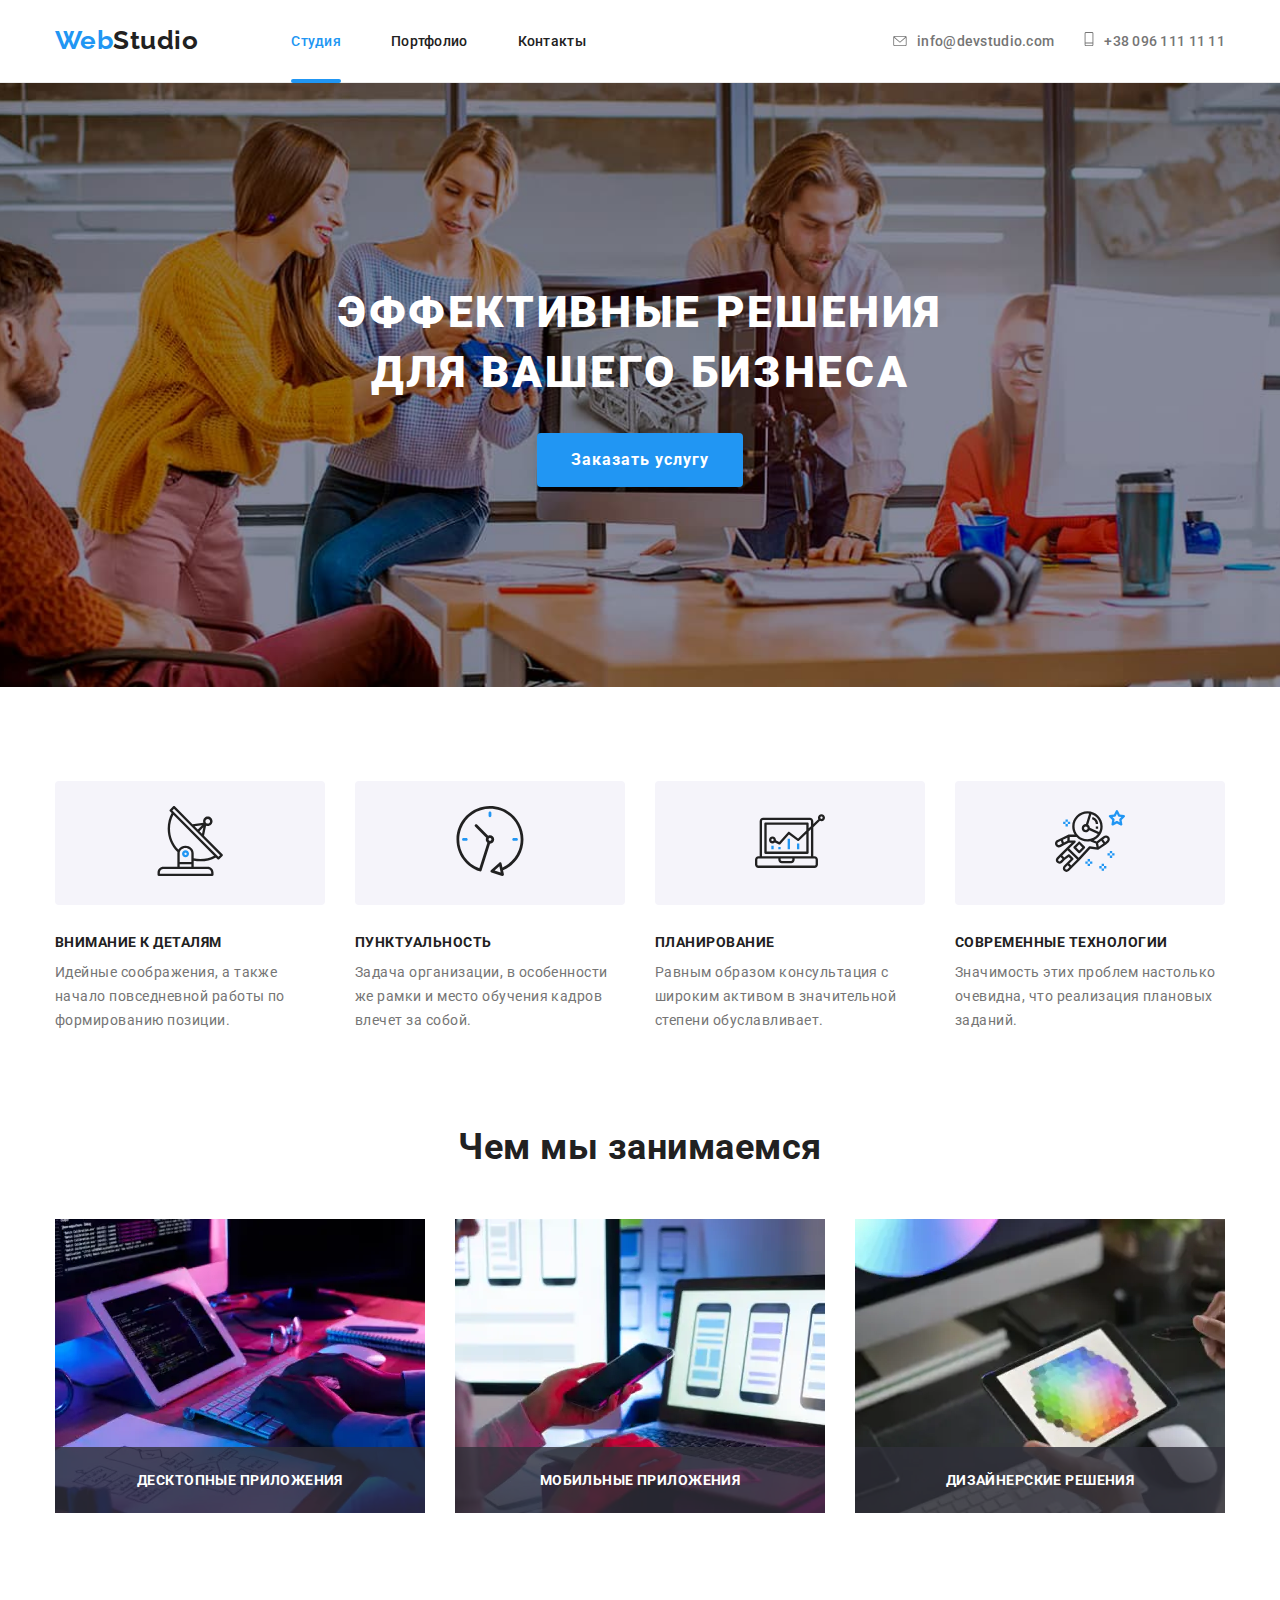
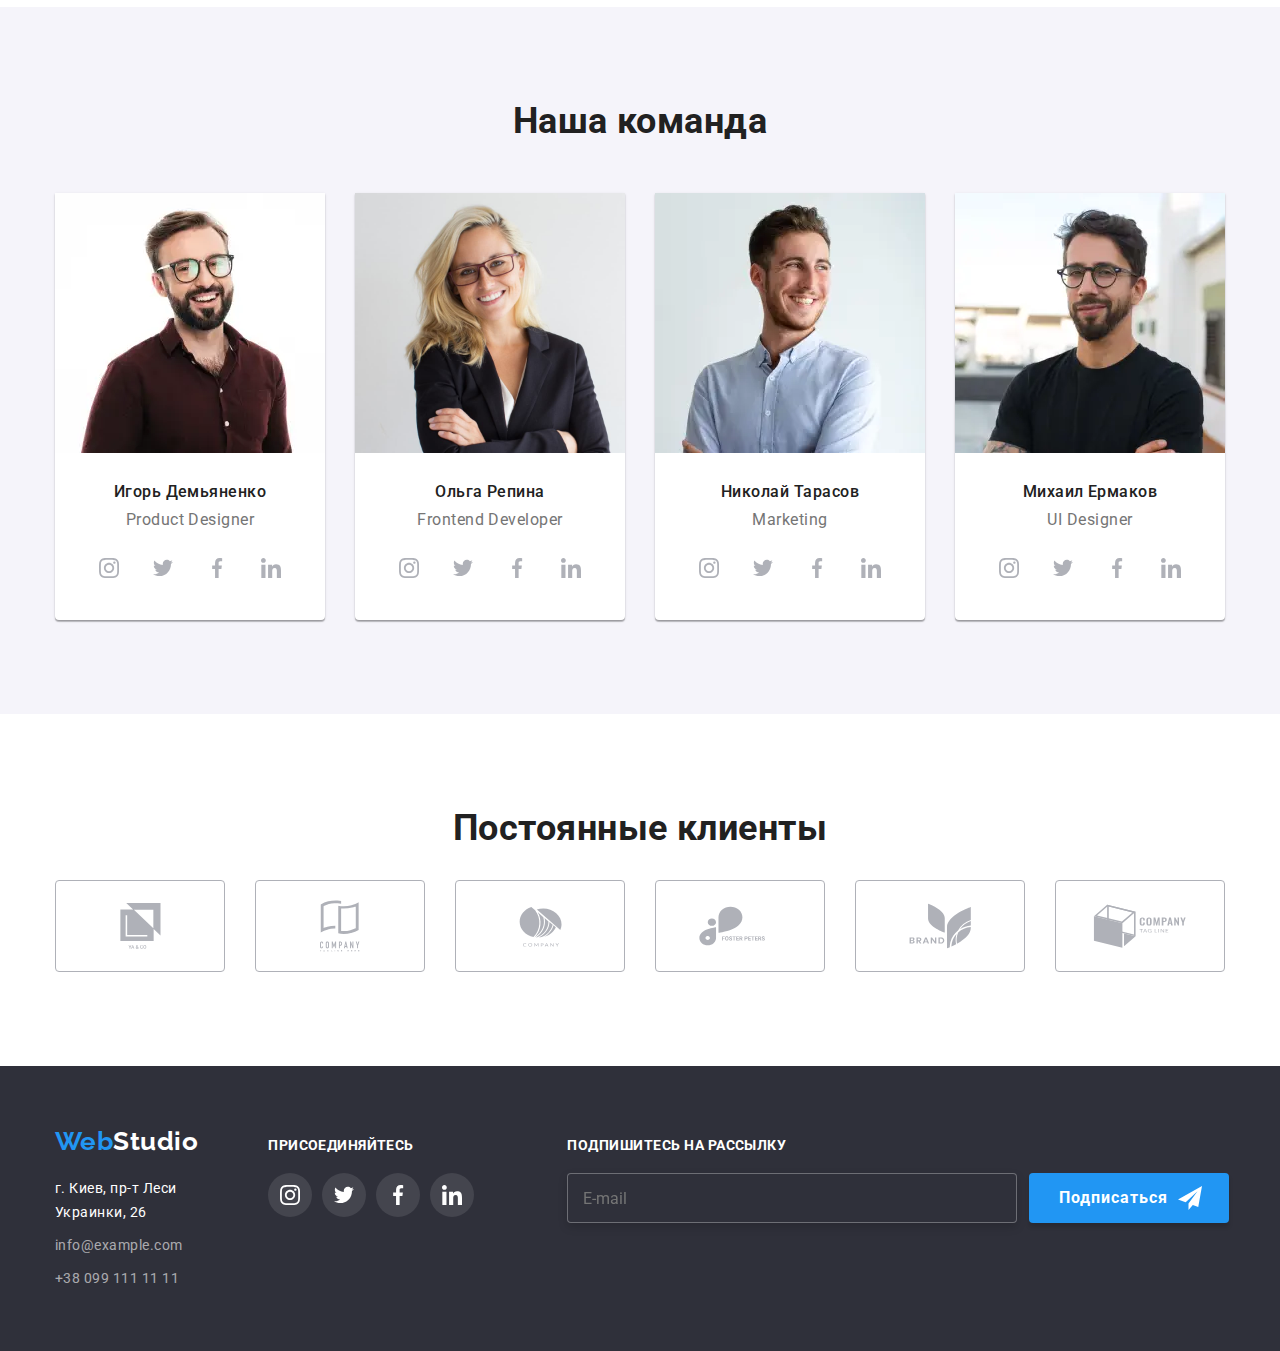
<file: index.html>
<!DOCTYPE html>
<html lang="ru">

<head>
    <meta charset="UTF-8">
    <meta http-equiv="X-UA-Compatible" content="IE=edge">
    <meta name="viewport" content="width=device-width, initial-scale=1.0">
    <title>Главнвя страница</title>
    <link rel="preconnect" href="https://fonts.gstatic.com">
    <link
        href="https://fonts.googleapis.com/css2?family=Raleway:wght@700&family=Roboto:wght@400;500;700;900&display=swap"
        rel="stylesheet">
    <link rel="stylesheet"
        href="https://cdnjs.cloudflare.com/ajax/libs/modern-normalize/1.0.0/modern-normalize.min.css">
    <!-- <link rel="stylesheet" href="./css/style.css"> -->
    <link rel="stylesheet" href="./css/main.min.css">
</head>

<body>
    <!--Шапка сайта-->
    <header class="header">
        <div class="header__section container">
            <a class="logo header__logo header__logo_dark" href="#"><span class="logo__logo-accent">Web</span>Studio</a>
            <nav class="menu-nav menu-nav_margin">
                <ul class="menu-nav__list list">
                    <li class="menu-nav__item">
                        <a class="menu-nav__link menu-nav__link_active" href="#">Студия</a>
                    </li>
                    <li class="menu-nav__item">
                        <a class="menu-nav__link" href="./portfolio.html">Портфолио</a>
                    </li>
                    <li class="menu-nav__item">
                        <a class="menu-nav__link" href="#">Контакты</a>
                    </li>
                </ul>
            </nav>
            <!--Кнопка мобильного меню-->
            <button type="button" class="header__mobile-menu-btn" data-menu-button>
                <svg class="header__mobile-menu-icon" width="40" height="40">
                    <use href="./images/symbol-defs.svg#burger-icon"></use>
                </svg>
            </button>
            <!--контакты-->
            <ul class="header__contact list">
                <li class="header__contact-item">
                    <a class="header__contact-link" href="mailto:info@devstudio.com">
                        <svg class="header__nav-icon header__nav-icon_margin header__nav-icon_mail">
                            <use href="./images/symbol-defs.svg#icon-email"></use>
                        </svg>info@devstudio.com</a>
                </li>
                <li class="header__contact-item header__contact-item_margin">
                    <a class="header__contact-link" href="tel:+380961111111">
                        <svg class="header__nav-icon header__nav-icon_margi header__nav-icon_tel">
                            <use href="./images/symbol-defs.svg#icon-phone"></use>
                        </svg>+38 096 111 11 11</a>
                </li>
            </ul>
            <!--Мобильное меню-->
            <div class="mobile-menu" data-menu>
                <div class="container mobile-menu__container">
                    <button type="button" class="mobile-menu__close-btn" data-menu-close>
                        <svg class="mobile-menu__close-icon" width="40" height="40">
                            <use href="./images/symbol-defs.svg#icon-close-btn"></use>
                        </svg>
                    </button>
                    <ul class="mobile-menu__nav list">
                        <li class="mobile-menu__nav-item">
                            <a class="mobile-menu__nav-link" href="#">Студия</a>
                        </li>
                        <li class="mobile-menu__nav-item">
                            <a class="mobile-menu__nav-link" href="./portfolio.html">Портфолио</a>
                        </li>
                        <li class="mobile-menu__nav-item">
                            <a class="mobile-menu__nav-link" href="#">Контакты</a>
                        </li>
                    </ul>
                    <ul class="mobile-menu__contact list">
                        <li class="mobile-menu__tel">
                            <a class="mobile-menu__tel-link" href="tel:+380961111111">+38 096 111 11 11</a>
                        </li>
                        <li class="mobile-menu__email">
                            <a class="mobile-menu__email-link" href="mailto:info@devstudio.com">info@devstudio.com</a>
                        </li>
                    </ul>
                    <ul class="mobile-menu__social-contact list">
                        <li class="mobile-menu__social-contact-item">
                            <a class="mobile-menu__social-contact-link" href="#">Instagram</a>
                        </li>
                        <li class="mobile-menu__social-contact-item">
                            <a class="mobile-menu__social-contact-link" href="#">Twitter</a>
                        </li>
                        <li class="mobile-menu__social-contact-item">
                            <a class="mobile-menu__social-contact-link" href="#">Facebook</a>
                        </li>
                        <li class="mobile-menu__social-contact-item">
                            <a class="mobile-menu__social-contact-link" href="#">LinkedIn</a>
                        </li>
                    </ul>
                </div>
            </div>
        </div>
    </header>
    <main>
        <!--Герой-->
        <section class="hero">
            <div class="hero__container container">
                <h1 class="hero__title">Эффективные решения <br> для вашего бизнеса</h1>
                <button class="hero__button" type="button" data-modal-open>Заказать услугу</button>
            </div>
        </section>
        <!-- Секция особенности -->
        <section class="features section">
            <!-- <h2>Н аши особенности</h2> -->
            <div class="features__container container">
                <ul class="features__list list">
                    <li class="features__item">
                        <div class="features__icon-bg">
                            <svg class="features__icon" width="70" height="70">
                                <use href="./images/symbol-defs.svg#icon-antenna"></use>
                            </svg>
                        </div>
                        <h3 class="features__title">Внимание к деталям</h3>
                        <p class="features__text">Идейные соображения, а также начало повседневной работы по
                            формированию позиции.</p>
                    </li>
                    <li class="features__item">
                        <div class="features__icon-bg">
                            <svg class="features__icon" width="70" height="70">
                                <use href="./images/symbol-defs.svg#icon-clock"></use>
                            </svg>
                        </div>
                        <h3 class="features__title">Пунктуальность</h3>
                        <p class="features__text">Задача организации, в особенности же рамки и место обучения кадров
                            влечет за собой.</p>
                    </li>
                    <li class="features__item">
                        <div class="features__icon-bg">
                            <svg class="features__icon" width="70" height="70">
                                <use href="./images/symbol-defs.svg#icon-diagram"></use>
                            </svg>
                        </div>
                        <h3 class="features__title">Планирование</h3>
                        <p class="features__text">Равным образом консультация с широким активом в значительной степени
                            обуславливает.</p>
                    </li>
                    <li class="features__item">
                        <div class="features__icon-bg">
                            <svg class="features__icon" width="70" height="70">
                                <use href="./images/symbol-defs.svg#icon-astronaut"></use>
                            </svg>
                        </div>
                        <h3 class="features__title">Современные технологии</h3>
                        <p class="features__text">Значимость этих проблем настолько очевидна, что реализация плановых
                            заданий.</p>
                    </li>
                </ul>
            </div>
        </section>
        <!--Секция чем мы занимаемся-->
        <section class="about section">
         <div class="about__container container"> 
            <h2 class="about__title about__title_margin">Чем мы занимаемся</h2>
            <ul class="about__list list">
                <li class="about__item">
                    <picture class="about-pictures">
                        <source srcset="./images/studio-page/about/about-descktop-1.webp 1x, ./images/studio-page/about/about-descktop-1@2x.webp 2x"
                         media="(min-width: 1200px)" type="image/webp">
                        <source
                            srcset="./images/studio-page/about/about-descktop-1.jpg 1x, ./images/studio-page/about/about-descktop-1@2x.jpg 2x"
                            media="(min-width: 1200px)">
                        <img src="./images/studio-page/about/box1(1).jpg" alt="website creation" width="370" height="294">
                    </picture>
                    <div class="about__box">
                        <p class="about__text">Десктопные приложения</p>
                    </div>
                </li>
                <li class="about__item">
                    <picture class="about-pictures">
                        <source
                            srcset="./images/studio-page/about/about-descktop-2.webp 1x, ./images/studio-page/about/about-descktop-2@2x.webp 2x"
                            media="(min-width: 1200px)" type="image/webp">
                        <source
                            srcset="./images/studio-page/about/about-descktop-2.jpg 1x, ./images/studio-page/about/about-descktop-2@2x.jpg 2x"
                            media="(min-width: 1200px)">
                        <img src="./images/studio-page/about/box2(1).jpg" alt="adaptive layout" width="370" height="294">
                    </picture>     
                    <div class="about__box">
                        <p class="about__text">Мобильные приложения</p>
                    </div>
                </li>
                <li class="about__item">
                    <picture class="about-pictures">
                        <source
                            srcset="./images/studio-page/about/about-descktop-3.webp 1x, ./images/studio-page/about/about-descktop-3@2x.webp 2x"
                            media="(min-width: 1200px)" type="image/webp">
                        <source
                            srcset="./images/studio-page/about/about-descktop-3.jpg 1x, ./images/studio-page/about/about-descktop-3@2x.jpg 2x"
                            media="(min-width: 1200px)">
                        <img src="./images/studio-page/about/box3(1).jpg" alt="color palette on tablet" width="370" height="294">       
                    </picture>
                    <div class="about__box">
                        <p class="about__text">Дизайнерские решения</p>
                    </div>
                </li>
            </ul>
         </div>
      </section>
        <!--Секция наша команда-->
        <section class="team section">
          <div class="team__container container">
            <h2 class="team__title">Наша команда</h2>
            <ul class="team__list list">
                <li class="team__item">
                    <picture>
                        <source
                            srcset="./images/studio-page/team/descktop/descktop-team-1.webp 1x, ./images/studio-page/team/descktop/descktop-team-1@2x.webp 2x"
                            media="(min-width: 1200px)" type="image/webp">
                        <source
                            srcset="./images/studio-page/team/descktop/descktop-team-1.jpg 1x, ./images/studio-page/team/descktop/descktop-team-1@2x.jpg 2x"
                            media="(min-width: 1200px)">
                        <source
                            srcset="./images/studio-page/team/tablet/tablet-team-1.webp 1x, ./images/studio-page/team/tablet/tablet-team-1@2x.webp 2x"
                            media="(min-width: 768px)" type="image/webp">
                        <source
                           srcset="./images/studio-page/team/tablet/tablet-team-1.jpg 1x, ./images/studio-page/team/tablet/tablet-team-1@2x.jpg 2x"
                            media="(min-width: 768px)">
                        <source srcset="./images/studio-page/team/mobile/mob-team-1.webp 1x, ./images/studio-page/team/mobile/mob-team-1@2x.webp 2x"
                         media="(max-width: 767px)" type="image/webp">
                        <source srcset="./images/studio-page/team/mobile/mob-team-1.jpg 1x, ./images/studio-page/team/mobile/mob-team-1@2x.jpg 2x"
                            media="(max-width: 767px)">
                        <img class="team__picture" src="./images/studio-page/team/Igor-Demyanenko.jpg" alt="Photo of a member of the WebStudio team Igor Demyanenko">
                    </picture>
                        <div class="team__info" >
                            <h3 class="team__name">Игорь Демьяненко</h3>
                            <p class="team__text" lang="en">Product Designer</p>
                            <ul class="social-links list">
                                <li class="social-links__item">
                                    <a class="social-links__link link" href="#">
                                        <svg class="social-links__icon" width="20" height="20">
                                            <use href="./images/symbol-defs.svg#icon-instagram"></use>
                                        </svg>
                                    </a>
                                </li>
                                <li class="social-links__item">
                                    <a class="social-links__link link" href="#">
                                        <svg class="social-links__icon" width="20" height="20">
                                            <use href="./images/symbol-defs.svg#icon-twitter"></use>
                                        </svg>
                                    </a> 
                                </li>
                                <li class="social-links__item">
                                    <a class="social-links__link link" href="#">
                                        <svg class="social-links__icon" width="20" height="20">
                                            <use href="./images/symbol-defs.svg#icon-facebook"></use>
                                        </svg>
                                    </a>
                                </li>
                                <li class="social-links__item">
                                    <a class="social-links__link link" href="#">
                                        <svg class="social-links__icon" width="20" height="20">
                                            <use href="./images/symbol-defs.svg#icon-linkedin"></use>
                                        </svg>
                                    </a>   
                                </li>
                            </ul>
                        </div>       
                <li class="team__item">
                    <picture">
                        <source
                            srcset="./images/studio-page/team/descktop/descktop-team-2.webp 1x, ./images/studio-page/team/descktop/descktop-team-2@2x.webp 2x"
                            media="(min-width: 1200px)" type="image/webp">
                        <source
                            srcset="./images/studio-page/team/descktop/descktop-team-2.jpg 1x, ./images/studio-page/team/descktop/descktop-team-2@2x.jpg 2x"
                            media="(min-width: 1200px)">
                        <source
                            srcset="./images/studio-page/team/tablet/tablet-team-2.webp 1x, ./images/studio-page/team/tablet/tablet-team-2@2x.webp 2x"
                            media="(min-width: 768px)" type="image/webp">
                        <source
                            srcset="./images/studio-page/team/tablet/tablet-team-2.jpg 1x, ./images/studio-page/team/tablet/tablet-team-2@2x.jpg 2x"
                            media="(min-width: 768px)">
                        <source
                            srcset="./images/studio-page/team/mobile/mob-team-2.webp 1x, ./images/studio-page/team/mobile/mob-team-2@2x.webp 2x"
                            media="(max-width: 767px)" type="image/webp">
                        <source
                            srcset="./images/studio-page/team/mobile/mob-team-2.jpg 1x, ./images/studio-page/team/mobile/mob-team-2@2x.jpg 2x"
                            media="(max-width: 767px)">
                            <img class="team__picture" src="./images/studio-page/team/Olga-Repina.jpg" alt="Photo of a member of the WebStudio team Olga Repina">
                    </picture>  
                        <div class="team__info">
                            <h3 class="team__name">Ольга Репина</h3>
                            <p class="team__text" lang="en">Frontend Developer</p>
                            <ul class="social-links list">
                                <li class="social-links__item">
                                    <a class="social-links__link link" href="#">
                                        <svg class="social-links__icon" width="20" height="20">
                                            <use href="./images/symbol-defs.svg#icon-instagram"></use>
                                        </svg>
                                    </a>
                                </li>
                                <li class="social-links__item">
                                    <a class="social-links__link link" href="#">
                                        <svg class="social-links__icon" width="20" height="20">
                                            <use href="./images/symbol-defs.svg#icon-twitter"></use>
                                        </svg>
                                    </a>
                                </li>
                                <li class="social-links__item">
                                    <a class="social-links__link link" href="#">
                                        <svg class="social-links__icon" width="20" height="20">
                                            <use href="./images/symbol-defs.svg#icon-facebook"></use>
                                        </svg>
                                    </a>
                                </li>
                                <li class="social-links__item">
                                    <a class="social-links__link link" href="#">
                                        <svg class="social-links__icon" width="20" height="20">
                                            <use href="./images/symbol-defs.svg#icon-linkedin"></use>
                                        </svg>
                                    </a>
                                </li>
                            </ul>
                        </div>         
                </li>
                <li class="team__item">
                    <picture>
                        <source
                            srcset="./images/studio-page/team/descktop/descktop-team-3.webp 1x, ./images/studio-page/team/descktop/descktop-team-3@2x.webp 2x"
                            media="(min-width: 1200px)" type="image/webp">
                        <source
                            srcset="./images/studio-page/team/descktop/descktop-team-3.jpg 1x, ./images/studio-page/team/descktop/descktop-team-3@2x.jpg 2x"
                            media="(min-width: 1200px)">
                        <source
                            srcset="./images/studio-page/team/tablet/tablet-team-3.webp 1x, ./images/studio-page/team/tablet/tablet-team-3@2x.webp 2x"
                            media="(min-width: 768px)" type="image/webp">
                        <source
                            srcset="./images/studio-page/team/tablet/tablet-team-3.jpg 1x, ./images/studio-page/team/tablet/tablet-team-3@2x.jpg 2x"
                            media="(min-width: 768px)">
                        <source
                            srcset="./images/studio-page/team/mobile/mob-team-3.webp 1x, ./images/studio-page/team/mobile/mob-team-3@2x.webp 2x"
                            media="(max-width: 767px)" type="image/webp">
                        <source
                            srcset="./images/studio-page/team/mobile/mob-team-3.jpg 1x, ./images/studio-page/team/mobile/mob-team-3@2x.jpg 2x"
                            media="(max-width: 767px)">
                        <img class="team__picture" src="./images/studio-page/team/Nikolay-Tarasov.jpg" alt="Photo of a member of the WebStudio team Nikolay Tarasov">
                    </picture>
                        <div class="team__info">
                            <h3 class="team__name">Николай Тарасов</h3>
                            <p class="team__text" lang="en">Marketing</p>
                            <ul class="social-links list">
                                <li class="social-links__item">
                                    <a class="social-links__link link" href="#">
                                        <svg class="social-links__icon" width="20" height="20">
                                            <use href="./images/symbol-defs.svg#icon-instagram"></use>
                                        </svg>
                                    </a>
                                </li>
                                <li class="social-links__item">
                                    <a class="social-links__link link" href="#">
                                        <svg class="social-links__icon" width="20" height="20">
                                            <use href="./images/symbol-defs.svg#icon-twitter"></use>
                                        </svg>
                                    </a>
                                </li>
                                <li class="social-links__item">
                                    <a class="social-links__link link" href="#">
                                        <svg class="social-links__icon" width="20" height="20">
                                            <use href="./images/symbol-defs.svg#icon-facebook"></use>
                                        </svg>
                                    </a>
                                </li>
                                <li class="social-links__item">
                                    <a class="social-links__link link" href="#">
                                        <svg class="social-links__icon" width="20" height="20">
                                            <use href="./images/symbol-defs.svg#icon-linkedin"></use>
                                        </svg>
                                    </a>
                                </li>
                            </ul>
                        </div>
                </li>
                <li class="team__item">
                    <picture>
                        <source
                            srcset="./images/studio-page/team/descktop/descktop-team-4.webp 1x, ./images/studio-page/team/descktop/descktop-team-4@2x.webp 2x"
                            media="(min-width: 1200px)" type="image/webp">
                        <source
                            srcset="./images/studio-page/team/descktop/descktop-team-4.jpg 1x, ./images/studio-page/team/descktop/descktop-team-4@2x.jpg 2x"
                            media="(min-width: 1200px)">
                        <source
                            srcset="./images/studio-page/team/tablet/tablet-team-4.webp 1x, ./images/studio-page/team/tablet/tablet-team-4@2x.webp 2x"
                            media="(min-width: 768px)" type="image/webp">
                        <source
                            srcset="./images/studio-page/team/tablet/tablet-team-4.jpg 1x, ./images/studio-page/team/tablet/tablet-team-4@2x.jpg 2x"
                            media="(min-width: 768px)">
                        <source
                            srcset="./images/studio-page/team/mobile/mob-team-4.webp 1x, ./images/studio-page/team/mobile/mob-team-4@2x.webp 2x"
                            media="(max-width: 767px)" type="image/webp">
                        <source
                            srcset="./images/studio-page/team/mobile/mob-team-4.jpg 1x, ./images/studio-page/team/mobile/mob-team-4@2x.jpg 2x"
                            media="(max-width: 767px)">
                        <img class="team__picture" src="./images/studio-page/team/Mihail-Yermakov.jpg" alt="Photo of a member of the WebStudio team Mikhail Ermakov">
                    </picture>
                        <div class="team__info">
                            <h3 class="team__name">Михаил Ермаков</h3>
                            <p class="team__text" lang="en">UI Designer</p>
                            <ul class="social-links list">
                                <li class="social-links__item">
                                    <a class="social-links__link link" href="#">
                                        <svg class="social-links__icon" width="20" height="20">
                                            <use href="./images/symbol-defs.svg#icon-instagram"></use>
                                        </svg>
                                    </a>
                                </li>
                                <li class="social-links__item">
                                    <a class="social-links__link link" href="#">
                                        <svg class="social-links__icon" width="20" height="20">
                                            <use href="./images/symbol-defs.svg#icon-twitter"></use>
                                        </svg>
                                    </a>
                                </li>
                                <li class="social-links__item">
                                    <a class="social-links__link link" href="#">
                                        <svg class="social-links__icon" width="20" height="20">
                                            <use href="./images/symbol-defs.svg#icon-facebook"></use>
                                        </svg>
                                    </a>
                                </li>
                                <li class="social-links__item">
                                    <a class="social-links__link link" href="#">
                                        <svg class="social-links__icon" width="20" height="20">
                                            <use href="./images/symbol-defs.svg#icon-linkedin"></use>
                                        </svg>
                                     </a>
                                </li>
                            </ul>
                        </div>
                </li>
            </ul>
          </div>
        </section>
        <!--Постоянные клиенты-->
         <section class="client-section section">
            <div class="client-section__container container">
                <h2 class="client-section__title">Постоянные клиенты</h2>
                <ul class="client-section__list list">
                    <li class="client-section__item">
                        <a class="client-section__link" href="#">
                            <svg class="client-section__icon" width="41" height="46">
                                <use href="./images/symbol-defs.svg#icon-client-1"></use>
                            </svg>
                        </a>
                    </li>
                    <li class="client-section__item">
                        <a href="#" class="client-section__link">
                            <svg class="client-section__icon" width="40" height="52">
                                <use href="./images/symbol-defs.svg#icon-client-2"></use>
                            </svg>
                        </a>
                    </li>
                    <li class="client-section__item">
                        <a href="#" class="client-section__link" >
                            <svg class="client-section__icon" width="43" height="41">
                                <use href="./images/symbol-defs.svg#icon-client-3"></use>
                            </svg>
                        </a>
                    </li>
                    <li class="client-section__item">
                        <a href="#" class="client-section__link" >
                            <svg class="client-section__icon" width="84" height="40">
                                <use href="./images/symbol-defs.svg#icon-client-4"></use>
                            </svg>
                        </a>
                    </li>
                    <li class="client-section__item">
                        <a href="#" class="client-section__link">
                            <svg class="client-section__icon" width="63" height="46">
                                <use href="./images/symbol-defs.svg#icon-client-5"></use>
                            </svg>
                        </a>
                    </li>
                    <li class="client-section__item">
                        <a href="#" class="client-section__link">
                            <svg class="client-section__icon" width="94" height="44">
                                <use href="./images/symbol-defs.svg#icon-client-6"></use>
                            </svg>
                        </a>
                    </li>
                </ul>
            </div>
        </section>
    </main>
    <!--Футер-->
    
    <footer class="footer">
       <div class="footer__container container">
            <div class="footer__adaptive-section">
                <div class="studio-contact">
                    <a class="logo studio-contact__logo studio-contact__logo_light" href=""><span
                            class="logo__logo-accent">Web</span>Studio</a>
                    <address class="studio-contact__footer-address">
                        <p class="studio-contact__adress">г. Киев, пр-т Леси Украинки, 26</p>
                        <ul class="studio-contact__list list">
                            <li class="studio-contact__item"><a class="studio-contact__mail"
                                    href="mailto:info@example.com">info@example.com</a></li>
                            <li class="studio-contact__item"><a class="studio-contact__phone-number" href="tel:+380991111111">+38 099
                                    111 11 11</a></li>
                        </ul>
                    </address>
                </div>
                <div class="social-contact">
                    <p class="social-contact__text">присоединяйтесь</p>
                    <ul class="social-contact__list list">
                        <li class="social-contact__item">
                            <a class="social-contact__link link" href="#">
                                <svg class="social-studio__icon" width="20" height="20">
                                    <use href="./images/symbol-defs.svg#icon-instagram"></use>
                                </svg>
                            </a>
                        </li>
                        <li class="social-contact__item">
                            <a class="social-contact__link link" href="#">
                                <svg class="social-studio__icon" width="20" height="20">
                                    <use href="./images/symbol-defs.svg#icon-twitter"></use>
                                </svg>
                            </a>
                        </li>
                        <li class="social-contact__item">
                            <a class="social-contact__link link" href="#">
                                <svg class="social-studio__icon" width="20" height="20">
                                    <use href="./images/symbol-defs.svg#icon-facebook"></use>
                                </svg>
                            </a>
                        </li>
                        <li class="social-contact__item">
                            <a class="social-contact__link link" href="#">
                                <svg class="social-studio__icon" width="20" height="20">
                                    <use href="./images/symbol-defs.svg#icon-linkedin"></use>
                                </svg>
                            </a>
                        </li>
                    </ul>
                </div>
            </div>
                <form class="subscription-form subscription-form_margin">
                    <p class="subscription-form__text">Подпишитесь на рассылку</p>
                        <div class="subscription-form__section">
                            <label class="subscription-form__label">
                                <input type="email" name="subscription-email" class="subscription-form__input subscription-form__input_margin" placeholder="E-mail">
                            </label>
                            <button type="submit" class="subscription-form__btn">Подписаться
                                <svg class="subscription-form__icon" width="24" height="24">
                                    <use href="./images/symbol-defs.svg#icon-send"></use>
                                </svg>
                            </button>
                        </div>    
                </form>
       </div>
    </footer>
    <!--Модальное окно-->

    <div class="backdrop is-hidden" data-modal>
        <div class="modal-window">
            <button class="modal-window__btn" type="button" data-modal-close>
                <svg class="modal-window__close-icon" width="18" height="18">
                    <use href="./images/symbol-defs.svg#icon-close-btn"></use>
                </svg>
            </button>
            <div class="form-container">
                <form class="modal-form">
                    <p class="modal-form__head modal-form__head_margin">Оставьте свои данные, мы вам перезвоним</p>
                    <label for="name" class="modal-form__label">Имя</label>
                    <div class="modal-form__thumb">
                        <input type="text" name="user-name" id="name" class="modal-form__input" required>
                        <svg class="modal-form__icon" width="18" height="18">
                            <use href="./images/symbol-defs.svg#icon-person-black"></use>
                        </svg>
                    </div>
                    <label for="tel" class="modal-form__label">Телефон</label>
                    <div class="modal-form__thumb">
                        <input type="tel" name="user-tel" id="tel" class="modal-form__input" required>
                        <svg class="modal-form__icon" width="18" height="18">
                            <use href="./images/symbol-defs.svg#icon-phone-black"></use>
                        </svg>  
                    </div>
                    <label for="email" class="modal-form__label">Почта</label>
                    <div class="modal-form__thumb">
                        <input type="email" name="user-email" id="email" class="modal-form__input" required>
                        <svg class="modal-form__icon" width="18" height="18">
                            <use href="./images/symbol-defs.svg#icon-email-black"></use>
                        </svg>
                    </div>
                    <label for="name" class="modal-form__label">Комментарий</label>
                    <textarea name="user-message" class="modal-form__message" placeholder="Введите текст"></textarea>
                    <label class="modal-form__checkbox">
                        <input type="checkbox" name="user-policy" class="modal-form__checkbox-input visually-hidden" required>
                        <svg class="fmodal-form__icon-window" width="16" height="15">
                            <use href="./images/symbol-defs.svg#icon-checkbox-window"></use>
                        </svg>
                        <div class="modal-form__polisy">
                            <span class="modal-form__checkbox-policy">Соглашаюсь с рассылкой и принимаю</span>
                            <a class="modal-form__policy-link" href="#">Условия договора</a>
                        </div>
                    </label>
                    <button type="submit" class="modal-form__btn">Отправить</button>
                </form>
            </div>
        </div>
    </div>
    <script src="./js/modal.js"></script>
    <script src="./js/mobile-menu.js"></script>
</body>

</html>
</file>
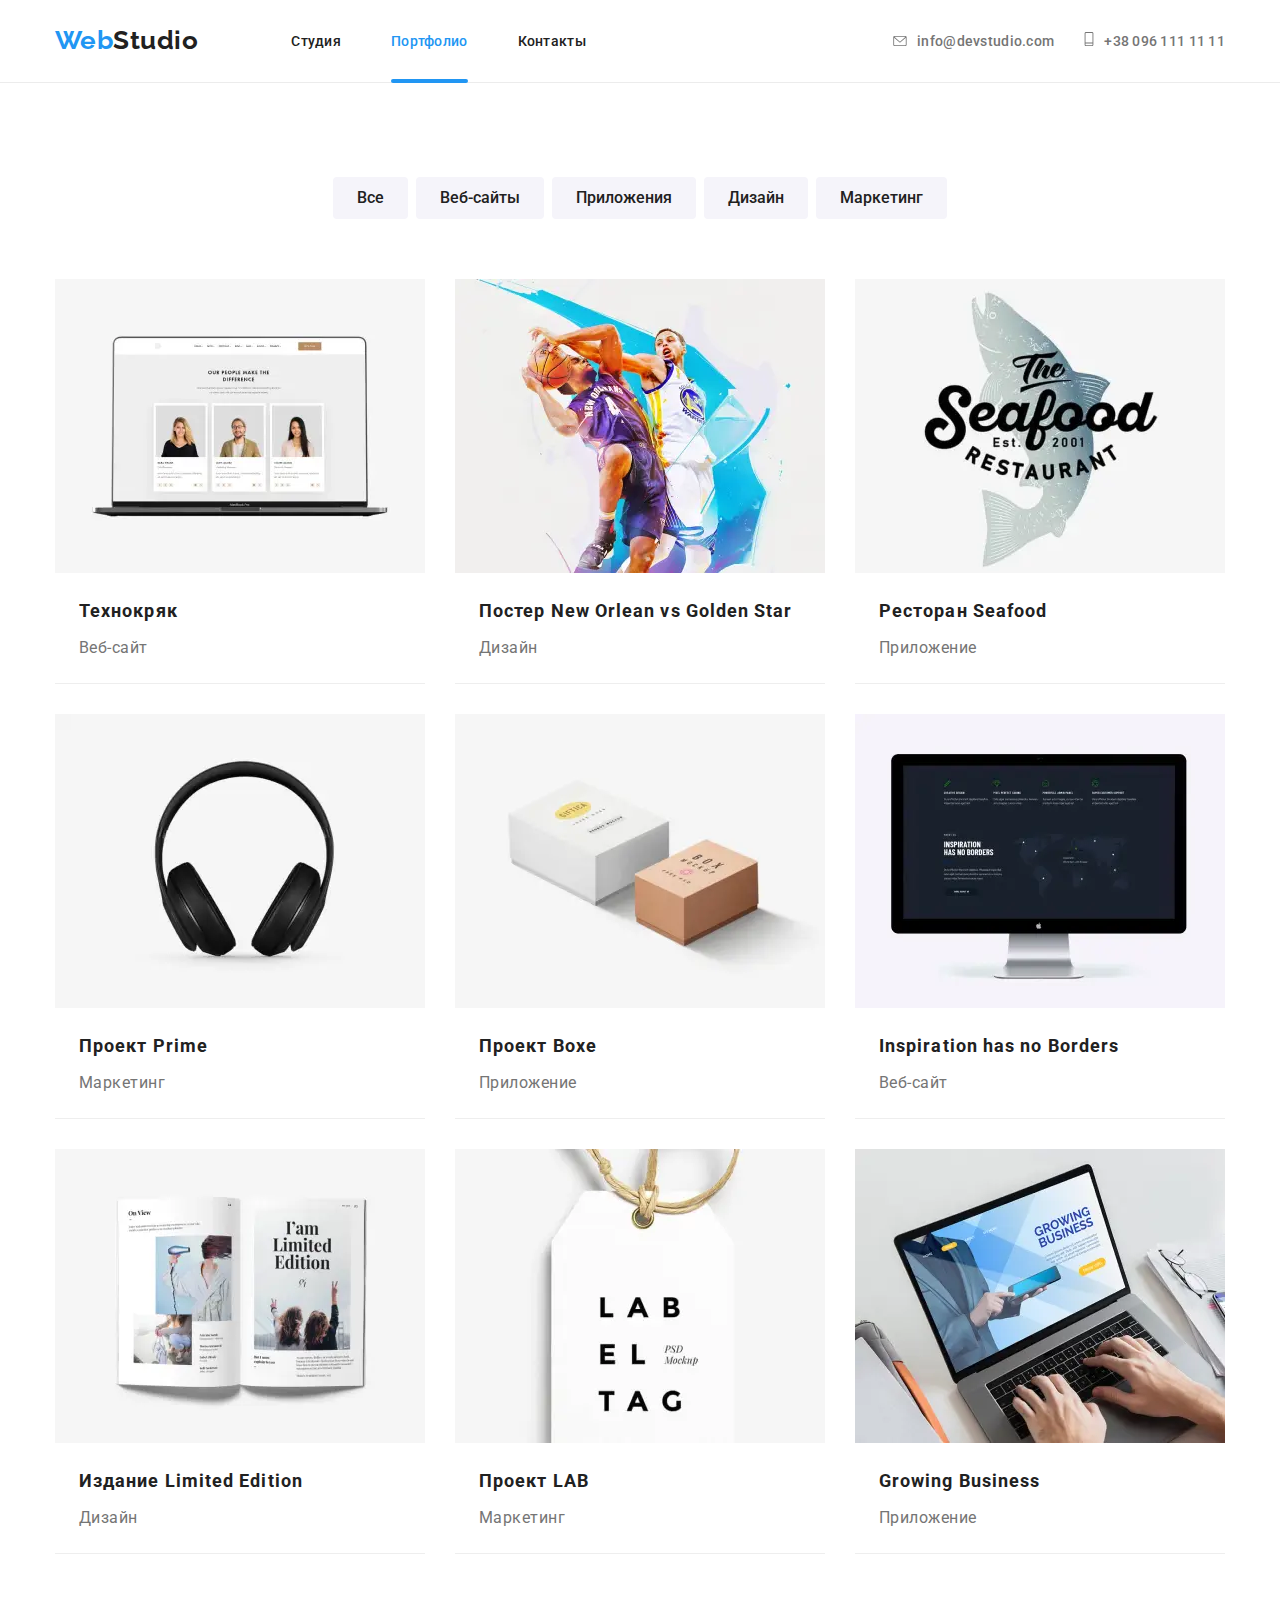
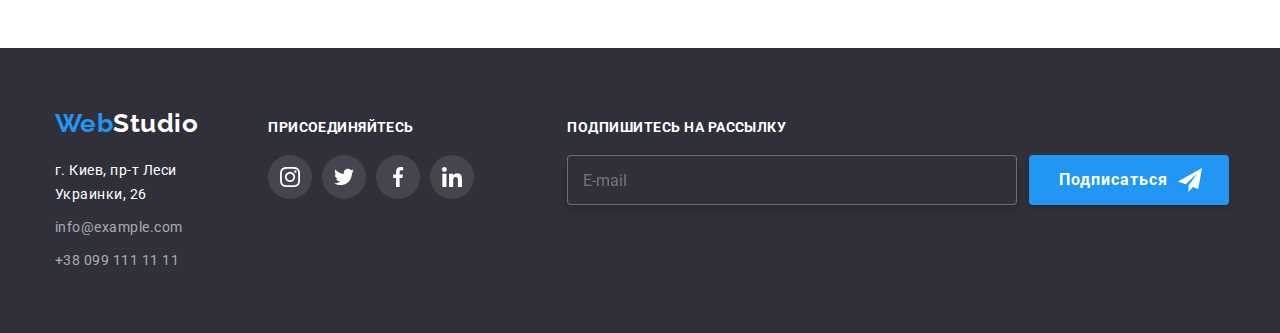
<file: portfolio.html>
<!DOCTYPE html>
<html lang="ru">
<head>
    <meta charset="UTF-8">
    <meta http-equiv="X-UA-Compatible" content="IE=edge">
    <meta name="viewport" content="width=device-width, initial-scale=1.0">
    <title>Страница портфолио</title>
    <link rel="preconnect" href="https://fonts.gstatic.com">
    <link href="https://fonts.googleapis.com/css2?family=Raleway:wght@700&family=Roboto:wght@400;500;700;900&display=swap"
        rel="stylesheet">
    <link rel="stylesheet" href="https://cdnjs.cloudflare.com/ajax/libs/modern-normalize/1.0.0/modern-normalize.min.css">
    <link rel="stylesheet" href="./css/main.min.css">
</head>
<body>
    <header class="header">
        <div class="header__section container">
            <a class="logo header__logo header__logo_dark" href="#"><span class="logo__logo-accent">Web</span>Studio</a>
            <nav class="menu-nav menu-nav_margin">
                <ul class="menu-nav__list list">
                    <li class="menu-nav__item">
                        <a class="menu-nav__link" href="./index.html">Студия</a>
                    </li>
                    <li class="menu-nav__item">
                        <a class="menu-nav__link menu-nav__link_active" href="#">Портфолио</a>
                    </li>
                    <li class="menu-nav__item">
                        <a class="menu-nav__link" href="#">Контакты</a>
                    </li>
                </ul>
            </nav>
            <!--Кнопка мобильного меню-->
            <button type="button" class="header__mobile-menu-btn" data-menu-button>
                <svg class="header__mobile-menu-icon" width="40" height="40">
                    <use href="./images/symbol-defs.svg#burger-icon"></use>
                </svg>
            </button>
            <!--контакты-->
            <ul class="header__contact list">
                <li class="header__contact-item">
                    <a class="header__contact-link" href="mailto:info@devstudio.com">
                        <svg class="header__nav-icon header__nav-icon_margin header__nav-icon_mail">
                            <use href="./images/symbol-defs.svg#icon-email"></use>
                        </svg>info@devstudio.com</a>
                </li>
                <li class="header__contact-item header__contact-item_margin">
                    <a class="header__contact-link" href="tel:+380961111111">
                        <svg class="header__nav-icon header__nav-icon_margi header__nav-icon_tel">
                            <use href="./images/symbol-defs.svg#icon-phone"></use>
                        </svg>+38 096 111 11 11</a>
                </li>
            </ul>
            <!--Мобильное меню-->
            <div class="mobile-menu is-open" data-menu>
                <div class="container mobile-menu__container">
                    <button type="button" class="mobile-menu__close-btn" data-menu-close>
                        <svg class="mobile-menu__close-icon" width="40" height="40">
                            <use href="./images/symbol-defs.svg#icon-close-btn"></use>
                        </svg>
                    </button>
                    <ul class="mobile-menu__nav list">
                        <li class="mobile-menu__nav-item">
                            <a class="mobile-menu__nav-link" href="./index.html">Студия</a>
                        </li>
                        <li class="mobile-menu__nav-item">
                            <a class="mobile-menu__nav-link  mobile-menu__nav-link_active" href="#">Портфолио</a>
                        </li>
                        <li class="mobile-menu__nav-item">
                            <a class="mobile-menu__nav-link" href="#">Контакты</a>
                        </li>
                    </ul>
                    <ul class="mobile-menu__contact list">
                        <li class="mobile-menu__tel">
                            <a class="mobile-menu__tel-link" href="tel:+380961111111">+38 096 111 11 11</a>
                        </li>
                        <li class="mobile-menu__email">
                            <a class="mobile-menu__email-link" href="mailto:info@devstudio.com">info@devstudio.com</a>
                        </li>
                    </ul>
                    <ul class="mobile-menu__social-contact list">
                        <li class="mobile-menu__social-contact-item">
                            <a class="mobile-menu__social-contact-link" href="#">Instagram</a>
                        </li>
                        <li class="mobile-menu__social-contact-item">
                            <a class="mobile-menu__social-contact-link" href="#">Twitter</a>
                        </li>
                        <li class="mobile-menu__social-contact-item">
                            <a class="mobile-menu__social-contact-link" href="#">Facebook</a>
                        </li>
                        <li class="mobile-menu__social-contact-item">
                            <a class="mobile-menu__social-contact-link" href="#">LinkedIn</a>
                        </li>
                    </ul>
                </div>
            </div>
        </div>
    </header>
    <main>
        <!--<h1>Портфолио<h1>-->
        <!--Секция фильтры-->
        <section class="main-section section"> 
            <div class="container">
                          <!--<h2>Фильтры<h2>-->
                <ul class="main-section__filter-list list">
                    <li class="main-section__filter-item"><button class="main-section__filter-button" type="button">Все</button></li>
                    <li class="main-section__filter-item"><button class="main-section__filter-button" type="button">Веб-сайты</button></li>
                    <li class="main-section__filter-item"><button class="main-section__filter-button" type="button">Приложения</button></li>
                    <li class="main-section__filter-item"><button class="main-section__filter-button" type="button">Дизайн</button></li>
                    <li class="main-section__filter-item"><button class="main-section__filter-button" type="button">Маркетинг</button></li>
                </ul>
            <!--<h2>Примеры проектов<h2>-->
                <ul class="project list">
                    <li class="project__item">
                        <a class="project-link" href="#">
                            <div class="project-link__thumb">
                                <picture>
                                    <source
                                        srcset="./images/portfolio-page/descktop/descktop-project-1.webp 1x, ./images/portfolio-page/descktop/descktop-project-1@2x.webp 2x"
                                        media="(min-width: 1200px)" type="image/webp">
                                    <source
                                        srcset="./images/portfolio-page/descktop/descktop-project-1.jpg 1x, ./images/portfolio-page/descktop/descktop-project-1@2x.jpg 2x"
                                        media="(min-width: 1200px)">
                                    <source srcset="./images/portfolio-page/tablet/tablet-project-1.webp 1x, ./images/portfolio-page/tablet/tablet-project-1@2x.webp 2x"
                                        media="(min-width: 768px)" type="image/webp">
                                    <source
                                        srcset="./images/portfolio-page/tablet/tablet-project-1.jpg 1x, ./images/portfolio-page/tablet/tablet-project-1@2x.jpg 2x"
                                        media="(min-width: 768px)">
                                    <source
                                        srcset="./images/portfolio-page/mobile/mob-project-1.webp 1x, ./images/portfolio-page/mobile/mob-project-1@2x.webp 2x"
                                        media="(max-width: 767px)" type="image/webp">
                                    <source
                                        srcset="./images/portfolio-page/mobile/mob-project-1.jpg 1x, ./images/portfolio-page/mobile/mob-project-1@2x.jpg 2x"
                                        media="(max-width: 767px)">
                                    <img src="#" alt="Example website">
                                </picture>
                                <p class="project-link__overlay">Технокряк это современная площадка распространения коронавируса. Компании используют эту
                                    платформу для цифрового
                                    шпионажа и атак на защищённые сервера конкурентов.
                                </p>
                            </div>
                            <div class="project-link__info project-link__info_padding-bottom">
                                <h3 class="project-link__title">Технокряк</h3>
                                <p class="project-link__text">Веб-сайт</p>
                            </div>
                        </a>  
                    </li>
                    <li class="project__item">
                        <a class="project-link" href="#">
                            <div class="project-link__thumb">
                                <picture>
                                    <source
                                        srcset="./images/portfolio-page/descktop/descktop-project-2.webp 1x, ./images/portfolio-page/descktop/descktop-project-2@2x.webp 2x"
                                        media="(min-width: 1200px)" type="image/webp">
                                    <source
                                        srcset="./images/portfolio-page/descktop/descktop-project-2.jpg 1x, ./images/portfolio-page/descktop/descktop-project-2@2x.jpg 2x"
                                        media="(min-width: 1200px)">
                                    <source srcset="./images/portfolio-page/tablet/tablet-project-2.webp 1x, ./images/portfolio-page/tablet/tablet-project-2@2x.webp 2x" 
                                        media="(min-width: 768px)" type="image/webp">
                                    <source
                                        srcset="./images/portfolio-page/tablet/tablet-project-2.jpg 1x, ./images/portfolio-page/tablet/tablet-project-2@2x.jpg 2x"
                                        media="(min-width: 768px)">
                                    <source
                                        srcset="./images/portfolio-page/mobile/mob-project-2.webp 1x, ./images/portfolio-page/mobile/mob-project-2@2x.webp 2x"
                                        media="(max-width: 767px)" type="image/webp">
                                    <source
                                        srcset="./images/portfolio-page/mobile/mob-project-2.jpg 1x, ./images/portfolio-page/mobile/mob-project-2@2x.jpg 2x"
                                        media="(max-width: 767px)">
                                    <img src="#" alt="Poster design">
                                </picture>  
                                <p class="project-link__overlay">Технокряк это современная площадка распространения коронавируса. Компании используют эту
                                    платформу для цифрового
                                    шпионажа и атак на защищённые сервера конкурентов.</p>
                            </div>
                            <div class="project-link__info">
                                <h3 class="project-link__title">Постер New Orlean vs Golden Star</h3>
                                <p class="project-link__text">Дизайн</p>
                            </div>
                        </a>
                    </li>
                    <li class="project__item">
                        <a class="project-link" href="#">
                            <div class="project-link__thumb">
                                <picture>
                                    <source
                                        srcset="./images/portfolio-page/descktop/descktop-project-3.webp 1x, ./images/portfolio-page/descktop/descktop-project-3@2x.webp 2x"
                                        media="(min-width: 1200px)" type="image/webp">
                                    <source
                                        srcset="./images/portfolio-page/descktop/descktop-project-3.jpg 1x, ./images/portfolio-page/descktop/descktop-project-3@2x.jpg 2x"
                                        media="(min-width: 1200px)">
                                    <source
                                        srcset="./images/portfolio-page/tablet/tablet-project-3.webp 1x, ./images/portfolio-page/tablet/tablet-project-3@2x.webp 2x"
                                        media="(min-width: 768px)" type="image/webp">
                                    <source
                                        srcset="./images/portfolio-page/tablet/tablet-project-3.jpg 1x, ./images/portfolio-page/tablet/tablet-project-3@2x.jpg 2x"
                                        media="(min-width: 768px)">
                                    <source
                                        srcset="./images/portfolio-page/mobile/mob-project-3.webp 1x, ./images/portfolio-page/mobile/mob-project-3@2x.webp 2x"
                                        media="(max-width: 767px)" type="image/webp">
                                    <source
                                        srcset="./images/portfolio-page/mobile/mob-project-3.jpg 1x, ./images/portfolio-page/mobile/mob-project-3@2x.jpg 2x"
                                        media="(max-width: 767px)">
                                    <img src="#" alt="Sample website for a restaurant">
                                </picture>
                                <p class="project-link__overlay">Технокряк это современная площадка распространения коронавируса. Компании используют эту
                                    платформу для цифрового
                                    шпионажа и атак на защищённые сервера конкурентов.</p>
                            </div>
                            <div class="project-link__info">
                                <h3 class="project-link__title">Ресторан Seafood</h3>
                                <p class="project-link__text">Приложение</p>
                            </div>
                        </a>    
                    </li>
                    <li class="project__item">
                        <a class="project-link" href="#">
                            <div class="project-link__thumb">
                                <picture>
                                    <source
                                        srcset="./images/portfolio-page/descktop/descktop-project-4.webp 1x, ./images/portfolio-page/descktop/descktop-project-4@2x.webp 2x"
                                        media="(min-width: 1200px)" type="image/webp">
                                    <source
                                        srcset="./images/portfolio-page/descktop/descktop-project-4.jpg 1x, ./images/portfolio-page/descktop/descktop-project-4@2x.jpg 2x"
                                        media="(min-width: 1200px)">
                                    <source
                                        srcset="./images/portfolio-page/tablet/tablet-project-4.webp 1x, ./images/portfolio-page/tablet/tablet-project-4@2x.webp 2x"
                                        media="(min-width: 768px)" type="image/webp">
                                    <source
                                        srcset="./images/portfolio-page/tablet/tablet-project-4.jpg 1x, ./images/portfolio-page/tablet/tablet-project-4@2x.jpg 2x"
                                        media="(min-width: 768px)">
                                    <source
                                        srcset="./images/portfolio-page/mobile/mob-project-4.webp 1x, ./images/portfolio-page/mobile/mob-project-4@2x.webp 2x"
                                        media="(max-width: 767px)" type="image/webp">
                                    <source
                                        srcset="./images/portfolio-page/mobile/mob-project-4.jpg 1x, ./images/portfolio-page/mobile/mob-project-4@2x.jpg 2x"
                                        media="(max-width: 767px)">
                                    <img src="#" alt="Sample website for a restaurant">
                                </picture>
                                <p class="project-link__overlay">Технокряк это современная площадка распространения коронавируса. Компании используют эту
                                    платформу для цифрового
                                    шпионажа и атак на защищённые сервера конкурентов.</p>
                            </div>
                            <div class="project-link__info">
                                <h3 class="project-link__title">Проект Prime</h3>
                                <p class="project-link__text">Маркетинг</p>
                            </div>
                        </a>
                    </li>
                    <li class="project__item">
                        <a class="project-link" href="#">
                            <div class="project-link__thumb">
                                <picture>
                                    <source
                                        srcset="./images/portfolio-page/descktop/descktop-project-5.webp 1x, ./images/portfolio-page/descktop/descktop-project-5@2x.webp 2x"
                                        media="(min-width: 1200px)" type="image/webp">
                                    <source
                                        srcset="./images/portfolio-page/descktop/descktop-project-5.jpg 1x, ./images/portfolio-page/descktop/descktop-project-5@2x.jpg 2x"
                                        media="(min-width: 1200px)">
                                    <source
                                        srcset="./images/portfolio-page/tablet/tablet-project-5.webp 1x, ./images/portfolio-page/tablet/tablet-project-5@2x.webp 2x"
                                        media="(min-width: 768px)" type="image/webp">
                                    <source
                                        srcset="./images/portfolio-page/tablet/tablet-project-5.jpg 1x, ./images/portfolio-page/tablet/tablet-project-5@2x.jpg 2x"
                                        media="(min-width: 768px)">
                                    <source
                                        srcset="./images/portfolio-page/mobile/mob-project-5.webp 1x, ./images/portfolio-page/mobile/mob-project-5@2x.webp 2x"
                                        media="(max-width: 767px)" type="image/webp">
                                    <source
                                        srcset="./images/portfolio-page/mobile/mob-project-5.jpg 1x, ./images/portfolio-page/mobile/mob-project-5@2x.jpg 2x"
                                        media="(max-width: 767px)">
                                    <img src=".#" alt="Sample website for a restaurant">
                                </picture>
                                <p class="project-link__overlay">Технокряк это современная площадка распространения коронавируса. Компании используют эту
                                    платформу для цифрового
                                    шпионажа и атак на защищённые сервера конкурентов.</p>
                            </div>
                            <div class="project-link__info">
                                <h3 class="project-link__title">Проект Boxe</h3>
                                <p class="project-link__text">Приложение</p>
                            </div>
                        </a>
                    </li>
                    <li class="project__item">
                        <a class="project-link" href="#">
                            <div class="project-link__thumb">
                                <picture>
                                    <source
                                        srcset="./images/portfolio-page/descktop/descktop-project-6.webp 1x, ./images/portfolio-page/descktop/descktop-project-6@2x.webp 2x"
                                        media="(min-width: 1200px)" type="image/webp">
                                    <source
                                        srcset="./images/portfolio-page/descktop/descktop-project-6.jpg 1x, ./images/portfolio-page/descktop/descktop-project-6@2x.jpg 2x"
                                        media="(min-width: 1200px)">
                                    <source
                                        srcset="./images/portfolio-page/tablet/tablet-project-6.webp 1x, ./images/portfolio-page/tablet/tablet-project-6@2x.webp 2x"
                                        media="(min-width: 768px)" type="image/webp">
                                    <source
                                        srcset="./images/portfolio-page/tablet/tablet-project-6.jpg 1x, ./images/portfolio-page/tablet/tablet-project-6@2x.jpg 2x"
                                        media="(min-width: 768px)">
                                    <source
                                        srcset="./images/portfolio-page/mobile/mob-project-6.webp 1x, ./images/portfolio-page/mobile/mob-project-6@2x.webp 2x"
                                        media="(max-width: 767px)" type="image/webp">
                                    <source
                                        srcset="./images/portfolio-page/mobile/mob-project-6.jpg 1x, ./images/portfolio-page/mobile/mob-project-6@2x.jpg 2x"
                                        media="(max-width: 767px)">
                                    <img src="#" alt="Sample website for a restaurant">
                                </picture>
                                <p class="project-link__overlay">Технокряк это современная площадка распространения коронавируса. Компании используют эту
                                    платформу для цифрового
                                    шпионажа и атак на защищённые сервера конкурентов.</p>
                            </div>
                            <div class="project-link__info">
                                <h3 class="project-link__title">Inspiration has no Borders</h3>
                                <p class="project-link__text">Веб-сайт</p>
                            </div>
                        </a>
                    </li>
                    <li class="project__item">
                        <a class="project-link" href="#">
                            <div class="project-link__thumb">
                                <picture>
                                    <source
                                        srcset="./images/portfolio-page/descktop/descktop-project-7.webp 1x, ./images/portfolio-page/descktop/descktop-project-7@2x.webp 2x"
                                        media="(min-width: 1200px)" type="image/webp">
                                    <source
                                        srcset="./images/portfolio-page/descktop/descktop-project-7.jpg 1x, ./images/portfolio-page/descktop/descktop-project-7@2x.jpg 2x"
                                        media="(min-width: 1200px)">
                                    <source
                                        srcset="./images/portfolio-page/tablet/tablet-project-7.webp 1x, ./images/portfolio-page/tablet/tablet-project-7@2x.webp 2x"
                                        media="(min-width: 768px)" type="image/webp">
                                    <source
                                        srcset="./images/portfolio-page/tablet/tablet-project-7.jpg 1x, ./images/portfolio-page/tablet/tablet-project-7@2x.jpg 2x"
                                        media="(min-width: 768px)">
                                    <source
                                        srcset="./images/portfolio-page/mobile/mob-project-7.webp 1x, ./images/portfolio-page/mobile/mob-project-7@2x.webp 2x"
                                        media="(max-width: 767px)" type="image/webp">
                                    <source
                                        srcset="./images/portfolio-page/mobile/mob-project-7.jpg 1x, ./images/portfolio-page/mobile/mob-project-7@2x.jpg 2x"
                                        media="(max-width: 767px)">
                                    <img src="#" alt="Sample website for a restaurant">
                                </picture>
                                <p class="project-link__overlay">Технокряк это современная площадка распространения коронавируса. Компании используют эту
                                    платформу для цифрового
                                    шпионажа и атак на защищённые сервера конкурентов.</p>
                            </div>
                            <div class="project-link__info">
                                <h3 class="project-link__title">Издание Limited Edition</h3>
                                <p class="project-link__text">Дизайн</p>
                            </div>
                        </a>
                    </li>
                    <li class="project__item">
                        <a class="project-link" href="#">
                            <div class="project-link__thumb">
                                <picture>
                                    <source
                                        srcset="./images/portfolio-page/descktop/descktop-project-8.webp 1x, ./images/portfolio-page/descktop/descktop-project-8@2x.webp 2x"
                                        media="(min-width: 1200px)" type="image/webp">
                                    <source
                                        srcset="./images/portfolio-page/descktop/descktop-project-8.jpg 1x, ./images/portfolio-page/descktop/descktop-project-8@2x.jpg 2x"
                                        media="(min-width: 1200px)">
                                    <source
                                        srcset="./images/portfolio-page/tablet/tablet-project-8.webp 1x, ./images/portfolio-page/tablet/tablet-project-8@2x.webp 2x"
                                        media="(min-width: 768px)" type="image/webp">
                                    <source
                                        srcset="./images/portfolio-page/tablet/tablet-project-8.jpg 1x, ./images/portfolio-page/tablet/tablet-project-8@2x.jpg 2x"
                                        media="(min-width: 768px)">
                                    <source
                                        srcset="./images/portfolio-page/mobile/mob-project-8.webp 1x, ./images/portfolio-page/mobile/mob-project-8@2x.webp 2x"
                                        media="(max-width: 767px)" type="image/webp">
                                    <source
                                        srcset="./images/portfolio-page/mobile/mob-project-8.jpg 1x, ./images/portfolio-page/mobile/mob-project-8@2x.jpg 2x"
                                        media="(max-width: 767px)">
                                    <img src="#" alt="Sample website for a restaurant">
                                </picture>
                                <p class="project-link__overlay">Технокряк это современная площадка распространения коронавируса. Компании используют эту
                                    платформу для цифрового
                                    шпионажа и атак на защищённые сервера конкурентов.</p>
                            </div>
                            <div class="project-link__info">
                                <h3 class="project-link__title">Проект LAB</h3>
                                <p class="project-link__text">Маркетинг</p>
                            </div>
                        </a>
                    </li>
                    <li class="project__item">
                        <a class="project-link" href="#">
                            <div class="project-link__thumb">
                                <picture>
                                    <source
                                        srcset="./images/portfolio-page/descktop/descktop-project-9.webp 1x, ./images/portfolio-page/descktop/descktop-project-9@2x.webp 2x"
                                        media="(min-width: 1200px)" type="image/webp">
                                    <source
                                        srcset="./images/portfolio-page/descktop/descktop-project-9.jpg 1x, ./images/portfolio-page/descktop/descktop-project-9@2x.jpg 2x"
                                        media="(min-width: 1200px)">
                                    <source
                                        srcset="./images/portfolio-page/tablet/tablet-project-9.webp 1x, ./images/portfolio-page/tablet/tablet-project-9@2x.webp 2x"
                                        media="(min-width: 768px)" type="image/webp">
                                    <source
                                        srcset="./images/portfolio-page/tablet/tablet-project-9.jpg 1x, ./images/portfolio-page/tablet/tablet-project-9@2x.jpg 2x"
                                        media="(min-width: 768px)">
                                    <source
                                        srcset="./images/portfolio-page/mobile/mob-project-9.webp 1x, ./images/portfolio-page/mobile/mob-project-9@2x.webp 2x"
                                        media="(max-width: 767px)" type="image/webp">
                                    <source
                                        srcset="./images/portfolio-page/mobile/mob-project-9.jpg 1x, ./images/portfolio-page/mobile/mob-project-9@2x.jpg 2x"
                                        media="(max-width: 767px)">
                                    <img src="#" alt="Sample website for a restaurant">
                                </picture>
                                <p class="project-link__overlay">Технокряк это современная площадка распространения коронавируса. Компании используют эту
                                    платформу для цифрового
                                    шпионажа и атак на защищённые сервера конкурентов.</p>
                            </div>
                            <div class="project-link__info">
                                <h3 class="project-link__title">Growing Business</h3>
                                <p class="project-link__text">Приложение</p>
                            </div>
                        </a>
                    </li>
                </ul>
            </div>
        </section>
    </main>
    <!--Футер-->
<footer class="footer">
    <div class="footer__container container">
        <div class="footer__adaptive-section">
            <div class="studio-contact">
                <a class="logo studio-contact__logo studio-contact__logo_light" href=""><span
                        class="logo__logo-accent">Web</span>Studio</a>
                <address class="studio-contact__footer-address">
                    <p class="studio-contact__adress">г. Киев, пр-т Леси Украинки, 26</p>
                    <ul class="studio-contact__list list">
                        <li class="studio-contact__item"><a class="studio-contact__mail"
                                href="mailto:info@example.com">info@example.com</a></li>
                        <li class="studio-contact__item"><a class="studio-contact__phone-number"
                                href="tel:+380991111111">+38 099
                                111 11 11</a></li>
                    </ul>
                </address>
            </div>
            <div class="social-contact">
                <p class="social-contact__text">присоединяйтесь</p>
                <ul class="social-contact__list list">
                    <li class="social-contact__item">
                        <a class="social-contact__link link" href="#">
                            <svg class="social-studio__icon" width="20" height="20">
                                <use href="./images/symbol-defs.svg#icon-instagram"></use>
                            </svg>
                        </a>
                    </li>
                    <li class="social-contact__item">
                        <a class="social-contact__link link" href="#">
                            <svg class="social-studio__icon" width="20" height="20">
                                <use href="./images/symbol-defs.svg#icon-twitter"></use>
                            </svg>
                        </a>
                    </li>
                    <li class="social-contact__item">
                        <a class="social-contact__link link" href="#">
                            <svg class="social-studio__icon" width="20" height="20">
                                <use href="./images/symbol-defs.svg#icon-facebook"></use>
                            </svg>
                        </a>
                    </li>
                    <li class="social-contact__item">
                        <a class="social-contact__link link" href="#">
                            <svg class="social-studio__icon" width="20" height="20">
                                <use href="./images/symbol-defs.svg#icon-linkedin"></use>
                            </svg>
                        </a>
                    </li>
                </ul>
            </div>
        </div>
        <form class="subscription-form subscription-form_margin">
            <p class="subscription-form__text">Подпишитесь на рассылку</p>
            <div class="subscription-form__section">
                <label class="subscription-form__label">
                    <input type="email" name="subscription-email"
                        class="subscription-form__input subscription-form__input_margin" placeholder="E-mail">
                </label>
                <button type="submit" class="subscription-form__btn">Подписаться
                    <svg class="subscription-form__icon" width="24" height="24">
                        <use href="./images/symbol-defs.svg#icon-send"></use>
                    </svg>
                </button>
            </div>
        </form>
    </div>
</footer>
<script src="./js/modal.js"></script>
<script src="./js/mobile-menu.js"></script>
</body>
</html>
</file>
<file: css/main.min.css>
:root{--white-color: #ffffff;--dark-background-color: #2f303a;--grey-background-color: #f5f4fa;--title-text-color: #212121;--text-color: #757575;--white-transparent-color: rgba(255, 255, 255, 0.6);--blue-accent: #2196f3;--icons-border-color: #afb1b8;--cubic-bezier: cubic-bezier(0.4, 0, 0.2, 1)}h1,h2,h3,h4,h5,h6,p{margin-top:0;margin-bottom:0}ul,ol{margin-top:0;margin-bottom:0;padding-left:0}img{display:block}.list{list-style:none}body{background-color:var(--white-color);font-family:Roboto, sans-serif;color:var(--text-color);letter-spacing:0.03em}.container{padding-left:15px;padding-right:15px}@media screen and (max-width: 767px){.container{max-width:450px;margin:0 auto}}@media screen and (min-width: 768px){.container{max-width:768px;margin:0 auto}}@media screen and (min-width: 1200px){.container{max-width:1200px}}.visually-hidden{position:absolute !important;clip:rect(1px 1px 1px 1px);clip:rect(1px, 1px, 1px, 1px);padding:0 !important;border:0 !important;height:1px !important;width:1px !important;overflow:hidden}.section{padding-top:60px;padding-bottom:60px}@media screen and (min-width: 1200px){.section{padding-top:94px;padding-bottom:94px}}.logo{display:inline-block;font-family:Raleway;font-weight:700;font-size:26px;line-height:1.2;text-decoration:none}.about__title,.team__title,.client-section__title{color:var(--title-text-color);font-weight:700;font-size:28px;line-height:1.18;text-align:center}@media screen and (min-width: 1200px){.about__title,.team__title,.client-section__title{font-size:36px;line-height:1.16}}.social-links__link,.social-contact__link{display:flex;justify-content:center;align-items:center;width:44px;height:44px;border-radius:50% 50%}.logo__logo-accent,.menu-nav__link:hover,.menu-nav__link:focus,.menu-nav__link_active,.mobile-menu__nav-link_active:hover,.mobile-menu__nav-link_active:focus,.mobile-menu__nav-link_active,.header__contact-link:hover,.header__contact-link:focus,.studio-contact__mail:hover,.studio-contact__mail:focus,.studio-contact__phone-number:hover,.studio-contact__phone-number:focus{color:var(--blue-accent)}@media screen and (max-width: 767px){.mobile-menu{position:fixed;z-index:1000;top:0;left:0;width:100vw;height:100vh;background-color:var(--white-color);overflow:auto;opacity:0;visibility:hidden;pointer-events:none}.mobile-menu.is-open{opacity:1;visibility:visible;pointer-events:auto}.mobile-menu__container{position:relative;padding-top:48px;padding-bottom:48px}.mobile-menu__close-btn{position:absolute;top:10px;right:0;border:none;background-color:var(--white-color);padding:0}.mobile-menu__nav-item:not(:last-child){margin-bottom:30px}.mobile-menu__contact{margin-top:302px}.mobile-menu__tel{margin-bottom:32px}.mobile-menu__nav-link{text-decoration:none;font-size:40px;line-height:1.17;color:var(--title-text-color);transition:color 250ms var(--cubic-bezier);transition:color 250ms var(--cubic-bezier)}.mobile-menu__nav-link:hover,.mobile-menu__nav-link:focus{color:var(--blue-accent)}.mobile-menu__tel-link{text-decoration:none;color:var(--blue-accent);font-size:34px;line-height:1.17}.mobile-menu__email-link{text-decoration:none;font-size:24px;line-height:1.16;color:var(--text-color)}.mobile-menu__social-contact{display:flex;margin-top:64px}.mobile-menu__social-contact-item+.mobile-menu__social-contact-item{margin-left:20px}.mobile-menu__social-contact-link{text-decoration:none;font-size:18px;line-height:1.22;color:var(--blue-accent)}.mobile-menu__close-icon{fill:var(--title-text-color);transition:fill 250ms var(--cubic-bezier)}.mobile-menu__close-icon:hover,.mobile-menu__close-icon:focus{fill:var(--blue-accent)}}@media screen and (min-width: 768px){.mobile-menu{display:none}}.header{border-bottom:1px solid #ececec}.header__section{display:flex;align-items:center;justify-content:space-between}.header__logo{padding-top:24px;padding-bottom:25px}.header__logo_dark{color:var(--title-text-color)}.menu-nav__list{display:flex}.menu-nav__item+.menu-nav__item{margin-left:50px}.menu-nav{align-items:center}.menu-nav__link{position:relative;padding-top:32px;padding-bottom:34px;font-weight:500;font-size:14px;line-height:1.14;letter-spacing:0.02em;color:var(--title-text-color);text-decoration:none;transition:color 250ms var(--cubic-bezier)}.menu-nav__link_active:after{content:"";position:absolute;left:0;bottom:0;width:100%;height:4px;border-radius:2px;background-color:var(--blue-accent)}.menu-nav__link_active{color:var(--blue-accent)}@media screen and (min-width: 768px) and (max-width: 1199px){.header__contact-item:not(:last-child){margin-bottom:10px}}.header__contact-link{font-weight:500;letter-spacing:0.02em;transition:color 250ms var(--cubic-bezier);color:var(--text-color);text-decoration:none}@media screen and (min-width: 768px){.header__contact-link{font-size:12px;line-height:1.16}}@media screen and (min-width: 1200px){.header__contact-link{font-size:14px;line-height:1.14}}.header__nav-icon{fill:currentColor;margin-right:10px}.header__nav-icon:hover{fill:var(--blue-accent)}@media screen and (max-width: 767px){.menu-nav__list{display:none}.header__contact{display:none}.header__mobile-menu-btn{background-color:transparent;border:none;padding:0;line-height:0}.header__mobile-menu-icon{fill:var(--title-text-color);transition:fill 250ms var(--cubic-bezier)}.header__mobile-menu-icon:hover,.header__mobile-menu-icon:focus{fill:var(--blue-accent)}}@media screen and (min-width: 768px){.header__mobile-menu-btn{display:none}.header__nav-icon{width:14px;height:10px}.header__nav-icon_margin{margin-right:10px}.header__nav-icon_mail{width:14px;height:10px}.header__nav-icon_tel{width:10px;height:14px}}@media screen and (min-width: 1200px){.header__mobile-menu-btn{display:none}.header__contact{display:flex;margin-left:auto;padding-top:32px;padding-bottom:32px}.header__contact-item_margin{margin-left:30px}.menu-nav{align-items:center}.menu-nav_margin{margin-left:93px}}.hero{padding-top:118px;padding-bottom:118px;min-height:400px;text-align:center;margin-left:auto;margin-right:auto;background-color:#c4c4c4;background:linear-gradient(to right, rgba(47,48,58,0.4), rgba(47,48,58,0.4)),url("../images/studio-page/hero/mobile/hero-mobile-img.jpg");background-repeat:no-repeat;background-position:center;background-size:cover}@media screen and (min-width: 1200px){.hero{padding:200px 0}}.hero__title{color:var(--white-color);letter-spacing:0.06em;font-weight:900;font-size:26px;line-height:1.61;text-transform:uppercase;padding-bottom:30px}@media screen and (min-width: 1200px){.hero__title{font-weight:900;font-size:44px;line-height:1.36}}.hero__button{background-color:var(--blue-accent);color:var(--white-color);font-weight:700;font-size:16px;line-height:1.87;letter-spacing:0.06em;padding:10px 32px;border-radius:4px;min-width:200px;border-color:transparent;box-shadow:0px 4px 4px rgba(0,0,0,0.15);cursor:pointer;transition:background-color 250ms var(--cubic-bezier)}.hero__button:hover{background-color:#188ce8}@media (min-device-pixel-ratio: 2) and (max-width: 767px), (min-resolution: 192dpi) and (max-width: 767px), (min-resolution: 2dppx) and (max-width: 767px){.hero{background-image:url("../images/studio-page/hero/mobile/hero-mobile-img@2x.jpg")}}@media screen and (min-width: 768px){.hero{background-image:url("../images/studio-page/hero/tablet/hero-tablet-img.jpg")}}@media (min-device-pixel-ratio: 2) and (min-width: 768px), (min-resolution: 192dpi) and (min-width: 768px), (min-resolution: 2dppx) and (min-width: 768px){.hero{background-image:url("../images/studio-page/hero/tablet/hero-tablet-img@2x.jpg")}}@media screen and (min-width: 1200px){.hero{background-image:url("../images/studio-page/hero/descktop/hero-descktop-img.jpg")}}@media (min-device-pixel-ratio: 2) and (min-width: 1200px), (min-resolution: 192dpi) and (min-width: 1200px), (min-resolution: 2dppx) and (min-width: 1200px){.hero{background-image:url("../images/studio-page/hero/descktop/hero-descktop-img@2x.jpg")}}.features__list{margin-left:-30px;margin-top:-30px}@media screen and (min-width: 768px){.features__list{display:flex;flex-wrap:wrap;justify-content:center}}@media screen and (min-width: 1200px){.features__list{flex-wrap:nowrap}}.features__item{flex-basis:calc((100% - 60px) / 4);margin-left:30px;margin-top:30px}.features__icon-bg{background:var(--grey-background-color);border-radius:4px;text-align:center;padding:25px 100px;margin-bottom:30px}@media screen and (min-width: 768px) and (max-width: 1199px){.features__icon-bg{width:354px}}.features__title{color:var(--title-text-color);font-weight:700;font-size:14px;line-height:1.14;text-transform:uppercase}@media screen and (max-width: 767px){.features__title{text-align:center}}.features__text{font-size:14px;line-height:1.71;margin-top:10px}.about{padding-top:0px}.about__title_margin{margin-bottom:50px}.about__list{display:flex;justify-content:space-between}.about__item{position:relative}.about__box{position:absolute;width:100%;bottom:0px;background:rgba(47,48,58,0.8)}.about__text{font-weight:700;font-size:14px;line-height:0.88;letter-spacing:0.03em;text-transform:uppercase;text-align:center;padding-top:27px;padding-bottom:27px;color:var(--white-color)}@media screen and (max-width: 1199px){.about{display:none}}.team{background-color:var(--grey-background-color)}.team__title{padding-bottom:50px}.team__list{display:flex;margin-top:-30px;margin-left:-30px}@media screen and (max-width: 767px){.team__list{display:block}}@media screen and (min-width: 768px){.team__list{flex-wrap:wrap}}@media screen and (min-width: 1200px){.team__list{flex-wrap:nowrap}}.team__item{background-color:var(--white-color);box-shadow:0px 1px 3px rgba(0,0,0,0.12),0px 1px 1px rgba(0,0,0,0.14),0px 2px 1px rgba(0,0,0,0.2);border-radius:0px 0px 4px 4px;max-width:450px;margin:0 auto}@media screen and (max-width: 767px){.team__item:not(:last-child){margin-bottom:30px}}@media screen and (min-width: 768px){.team__item{flex-basis:calc((100% - 30px * 2) / 2);margin-top:30px;margin-left:30px}.team__item:not(:first-child){margin-left:30px}}.team__picture{width:100%}.team__info{text-align:center;padding-right:30px;padding-left:30px;padding-top:30px;padding-bottom:30px}.team__name{color:var(--title-text-color);font-weight:500;font-size:16px;line-height:1.18;padding-bottom:10px}.team__text{color:var(--text-color);font-size:16px;line-height:1.18;padding-bottom:16px}.social-links{display:flex;justify-content:center}.social-links__item:not(:last-child){margin-right:10px}.social-links__link{background-color:var(--white-color);transition:background-color 250ms var(--cubic-bezier);width:44px;height:44px}.social-links__link:hover,.social-links__link:focus{background-color:var(--blue-accent)}.social-links__icon{fill:var(--icons-border-color);transition:fill 250ms var(--cubic-bezier)}.social-links__link:hover .social-links__icon,.social-links__link:focus .social-links__icon{fill:var(--white-color)}.client-section__title{padding-bottom:30px}.client-section__list{display:flex;flex-flow:wrap;margin-left:-30px;margin-top:-30px}@media screen and (min-width: 1200px){.client-section__list{flex-flow:nowrap}}.client-section__item{flex-basis:calc((100% - 30px * 2) / 2);margin-left:30px;margin-top:30px}@media screen and (min-width: 768px){.client-section__item{flex-basis:calc((100% - 30px * 3) / 3);margin-left:30px;margin-top:30px}}.client-section__link{display:flex;justify-content:center;align-items:center;width:170px;height:92px;border:1px solid var(--icons-border-color);border-radius:4px;transition:border-color 250ms var(--cubic-bezier)}.client-section__link:hover,.client-section__link:focus{border-color:var(--blue-accent)}.client-section__icon{fill:var(--icons-border-color);transition:fill 250ms var(--cubic-bezier)}.client-section__link:hover .client-section__icon,.client-section__link:focus .client-section__icon{fill:var(--blue-accent)}.footer{background-color:var(--dark-background-color);padding-top:60px;padding-bottom:60px}@media screen and (max-width: 767px){.footer__container{display:flex;flex-direction:column;align-items:center}}@media screen and (min-width: 1200px){.footer__container{display:flex;align-items:baseline}}@media screen and (min-width: 768px) and (max-width: 1199px){.footer__adaptive-section{display:flex;justify-content:space-around}}@media screen and (min-width: 1200px){.footer__adaptive-section{display:flex;align-items:baseline}}@media screen and (max-width: 1199px){.studio-contact{text-align:center;margin-bottom:60px}}.studio-contact__logo{padding-bottom:20px}.studio-contact__logo_light{color:var(--white-color)}.studio-contact__adress,.studio-contact__mail,.studio-contact__phone-number{font-style:normal;font-size:14px;line-height:1.71}.studio-contact__adress{color:var(--white-color);padding-bottom:9px}.studio-contact__item:not(:last-child){padding-bottom:9px}.studio-contact__mail,.studio-contact__phone-number{color:var(--white-transparent-color);text-decoration:none;transition:color 250ms var(--cubic-bezier)}@media screen and (min-width: 1200px){.social-contact{margin-left:70px;margin-right:93px}}@media screen and (max-width: 1199px){.social-contact{text-align:center;margin-bottom:60px}}.social-contact__text{font-weight:bold;font-size:14px;line-height:16px;letter-spacing:0.03em;text-transform:uppercase;color:var(--white-color);padding-bottom:20px}.social-contact__list{display:flex}.social-contact__item:not(:last-child){padding-right:10px}.social-contact__link{background-color:rgba(255,255,255,0.1);transition:background-color 250ms var(--cubic-bezier)}.social-contact__link:hover,.social-contact__link:focus{background-color:var(--blue-accent)}.social-studio__icon{fill:var(--white-color)}@media screen and (max-width: 1199px){.subscription-form{text-align:center}}.subscription-form__text{padding-bottom:20px;font-weight:700;font-size:14px;line-height:16px;text-transform:uppercase;color:var(--white-color)}@media screen and (min-width: 1200px){.subscription-form__section{display:flex;align-items:center}}@media screen and (min-width: 1200px){.subscription-form__label{margin-right:12px}}.subscription-form__input{font-size:16px;line-height:1.25;color:rgba(255,255,255,0.6);width:100%;height:50px;padding:15px 0px 15px 15px;border:1px solid rgba(255,255,255,0.3);border-radius:4px;background-color:var(--dark-background-color);filter:drop-shadow(0px 4px 4px rgba(0,0,0,0.15));transition:border 250ms var(--cubic-bezier)}@media screen and (min-width: 480px){.subscription-form__input{width:450px}}.subscription-form__input:hover,.subscription-form__input:focus{border:1px solid var(--blue-accent);outline:none}.subscription-form__btn{font-weight:700;font-size:16px;line-height:1.87;letter-spacing:0.06em;color:var(--white-color);display:flex;align-items:center;padding:10px 10px 10px 29px;width:200px;height:50px;margin:20px auto 0 auto;box-shadow:0px 4px 4px rgba(0,0,0,0.15);border-radius:4px;background-color:var(--blue-accent);border:1px solid transparent;transition:background-color 250ms var(--cubic-bezier)}@media screen and (min-width: 1200px){.subscription-form__btn{margin:0}}.subscription-form__btn:focus,.subscription-form__btn:hover{background-color:#188ce8}.subscription-form__icon{margin-left:10px}.main-section__filter-button{background-color:var(--grey-background-color);color:var(--title-text-color);font-family:Roboto;font-weight:500;font-size:16px;line-height:1.62;text-align:center;cursor:pointer;display:inline-block;border-radius:4px;border-color:transparent;padding:6px 22px 6px 22px;transition:background-color 250ms var(--cubic-bezier)}.main-section__filter-button:hover,.main-section__filter-button:focus{background-color:var(--blue-accent);color:var(--white-color);box-shadow:0px 3px 1px rgba(0,0,0,0.1),0px 1px 2px rgba(0,0,0,0.08),0px 2px 2px rgba(0,0,0,0.12)}.main-section__filter-list{display:flex;flex-wrap:wrap}@media screen and (min-width: 768px){.main-section__filter-list{justify-content:center}}.main-section__filter-item:not(:last-child){margin-right:8px}@media screen and (max-width: 767px){.main-section__filter-item{margin-bottom:15px}}.project{margin-left:-30px;padding:0}@media screen and (min-width: 768px){.project{display:flex;flex-wrap:wrap}}@media screen and (min-width: 1200px){.project{display:flex;margin-top:30px}}.project-link{text-decoration:none}.project__item{margin-left:30px;margin-top:30px}@media screen and (min-width: 768px){.project__item{flex-basis:calc((100% - 30px * 2) / 2)}}@media screen and (min-width: 1200px){.project__item{flex-basis:calc((100% - 90px) / 3)}}.project__item:hover,.project__item:focus{box-shadow:0px 1px 1px rgba(0,0,0,0.12),0px 4px 4px rgba(0,0,0,0.06),1px 4px 6px rgba(0,0,0,0.16)}.project-link__thumb{position:relative;overflow:hidden}.project-link__overlay{position:absolute;width:100%;height:100%;top:0px;left:0px;font-size:18px;line-height:1.5;color:var(--white-color);padding:63px 24px;overflow:auto;background-color:rgba(33,150,243,0.9);transform:translateY(100%);transition:transform 250ms var(--cubic-bezier)}.project-link:hover .project-link__overlay,.project-link:focus .project-link__overlay{transform:translateY(0%)}.project-link__info{border-bottom:1px solid #eeeeee;padding:20px 24px}@media screen and (min-width: 768px) and (max-width: 1199px){.project-link__info_padding-bottom{padding-bottom:54px}}.project-link__title{color:var(--title-text-color);font-style:normal;font-weight:bold;font-size:18px;line-height:2;letter-spacing:0.06em;margin-bottom:4px}.project-link__text{color:var(--text-color);font-size:16px;line-height:1.87}.backdrop{position:fixed;width:100%;height:100%;top:0;left:0;z-index:100;background-color:rgba(0,0,0,0.2);transition:opacity 250ms var(--cubic-bezier),visibility 250ms var(--cubic-bezier)}.is-hidden{opacity:0;visibility:hidden;pointer-events:none}.modal-window{position:absolute;top:50%;left:50%;overflow-y:auto;background-color:var(--white-color);border-radius:4px;transform:translate(-50%, -50%)}@media screen and (max-width: 767px){.modal-window{width:100%;height:100%}}@media screen and (min-width: 768px){.modal-window{width:450px;height:609px}}@media screen and (min-width: 1200px){.modal-window{width:528px;height:581px}}.modal-window__btn{position:absolute;top:8px;right:8px;width:30px;height:30px;display:flex;justify-content:center;align-items:center;background-color:var(--white-color);border:1px solid rgba(0,0,0,0.1);border-radius:50%;padding:0;cursor:pointer}.modal-window__close-icon{transition:fill 250ms var(--cubic-bezier)}.modal-window__close-icon:hover,.modal-window__close-icon:focus{fill:var(--blue-accent)}.modal-form{display:flex;flex-direction:column}.form-container{padding:40px}.modal-form__head{font-weight:700;font-size:20px;line-height:1.5;text-align:center;color:var(--title-text-color)}@media screen and (min-width: 1200px){.modal-form__head{line-height:1.15}}.modal-form__head_margin{margin-bottom:12px}.modal-form__label{font-size:12px;line-height:1.16;letter-spacing:0.01em;color:var(--text-color);margin-bottom:4px}.modal-form__thumb{position:relative}.modal-form__input{width:100%;height:40px;border:1px solid rgba(33,33,33,0.2);border-radius:4px;margin-bottom:10px;padding-left:42px;transition:border-color 250ms var(--cubic-bezier)}.modal-form__input:focus{border-color:var(--blue-accent);outline:none}.modal-form__icon{position:absolute;top:20px;left:15px;transform:translateY(-50%);transition:fill 250ms var(--cubic-bezier)}.modal-form__input:focus+.modal-form__icon{fill:var(--blue-accent)}.modal-form__message{width:100%;height:120px;border:1px solid rgba(33,33,33,0.2);border-radius:4px;padding:12px 16px;resize:none;margin-top:4px;margin-bottom:20px;transition:border-color 250ms var(--cubic-bezier)}.modal-form__message:focus{border-color:var(--blue-accent);outline:none}.modal-form__message::placeholder{font-size:12px;line-height:1.16;letter-spacing:0.01em;color:rgba(117,117,117,0.5);text-transform:uppercase}.modal-form__checkbox{display:flex;align-items:center;justify-content:space-evenly}.modal-form__checkbox-input:checked+.fmodal-form__icon-window{background-image:url("../images/studio-page/icon-check.svg");fill:transparent}.modal-form__checkbox-policy{font-size:12px;line-height:1.16;color:var(--text-color)}.modal-form__policy-link{font-size:12px;line-height:1.16;color:var(--blue-accent)}@media screen and (min-width: 1200px){.modal-form__policy-link{font-size:14px;line-height:1.71}}.modal-form__btn{width:200px;height:50px;background-color:var(--blue-accent);box-shadow:0px 4px 4px rgba(0,0,0,0.15);border-radius:4px;border-color:transparent;font-weight:700;font-size:16px;line-height:1.87;letter-spacing:0.06em;color:var(--white-color);margin-left:auto;margin-right:auto;margin-top:30px;transition:background-color 250ms var(--cubic-bezier)}.modal-form__btn:hover,.modal-form__btn:focus{background-color:#188ce8}
/*# sourceMappingURL=main.min.css.map */
</file>
